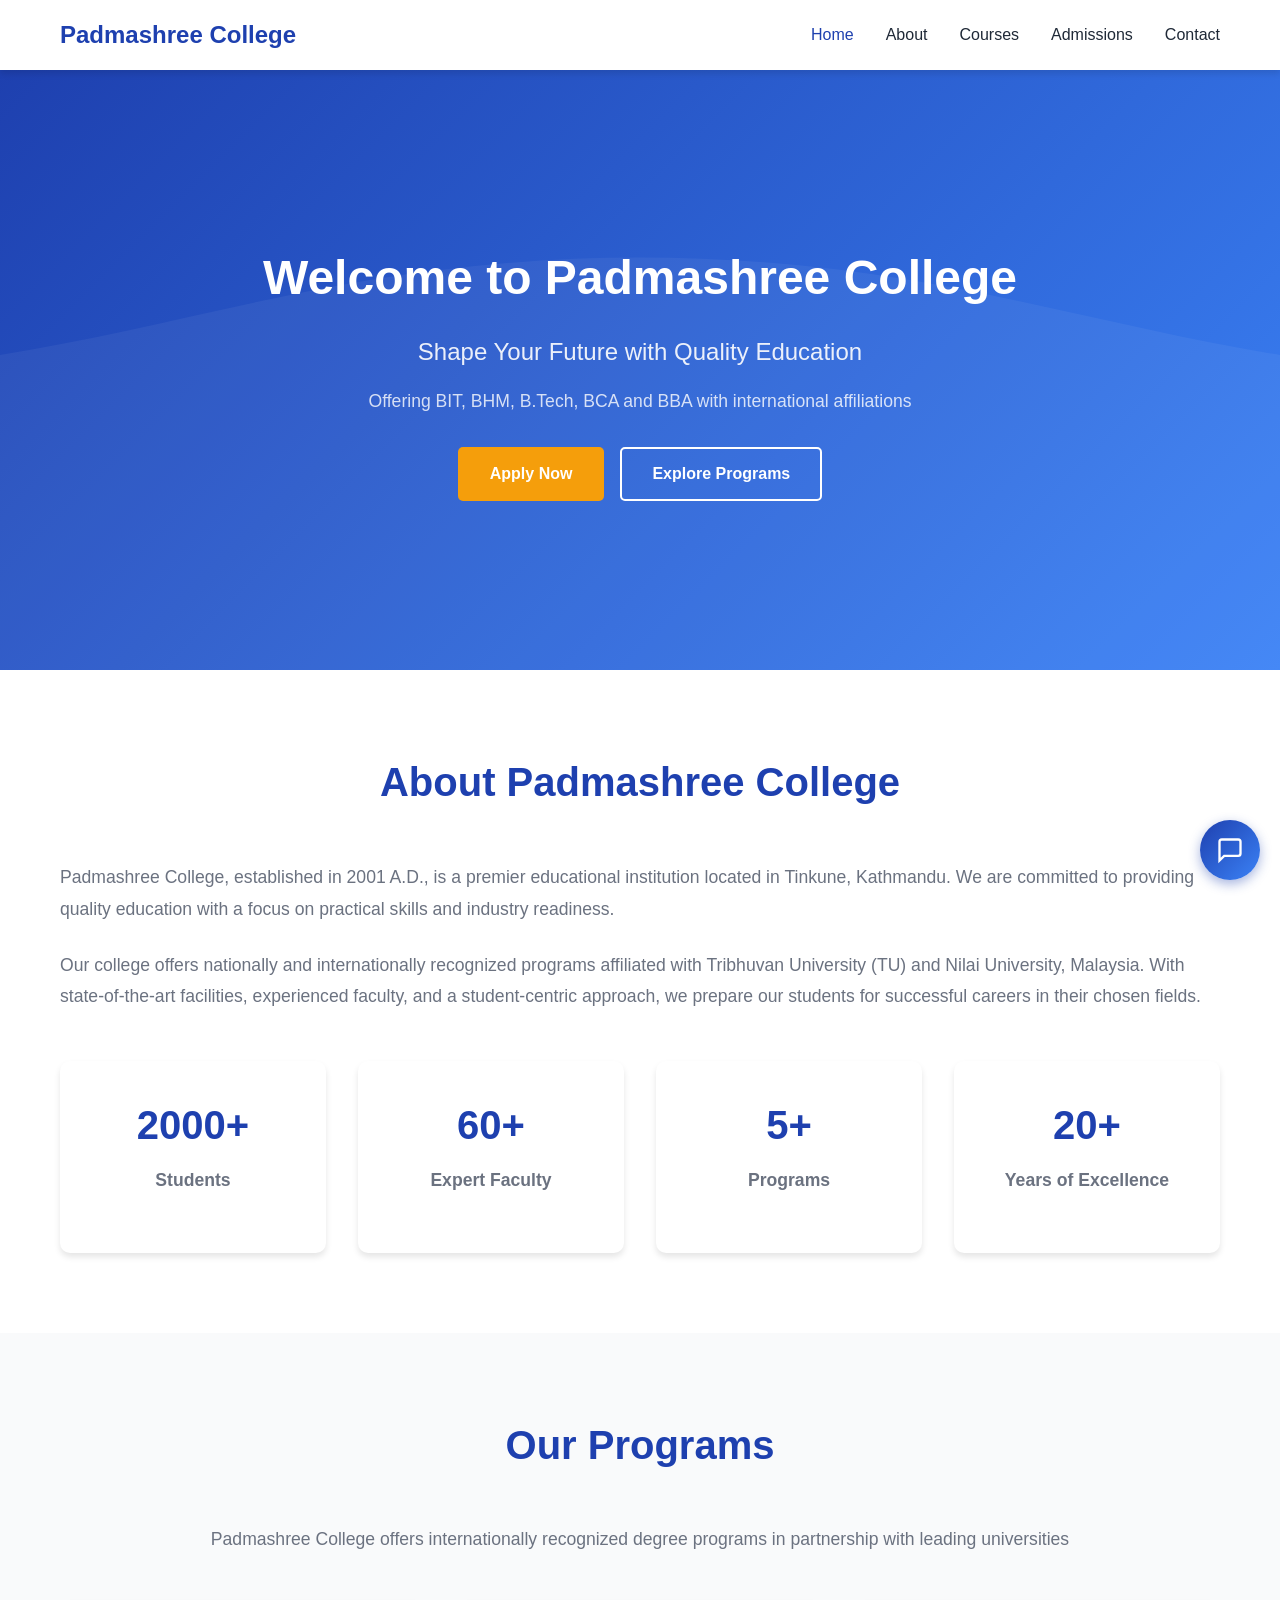
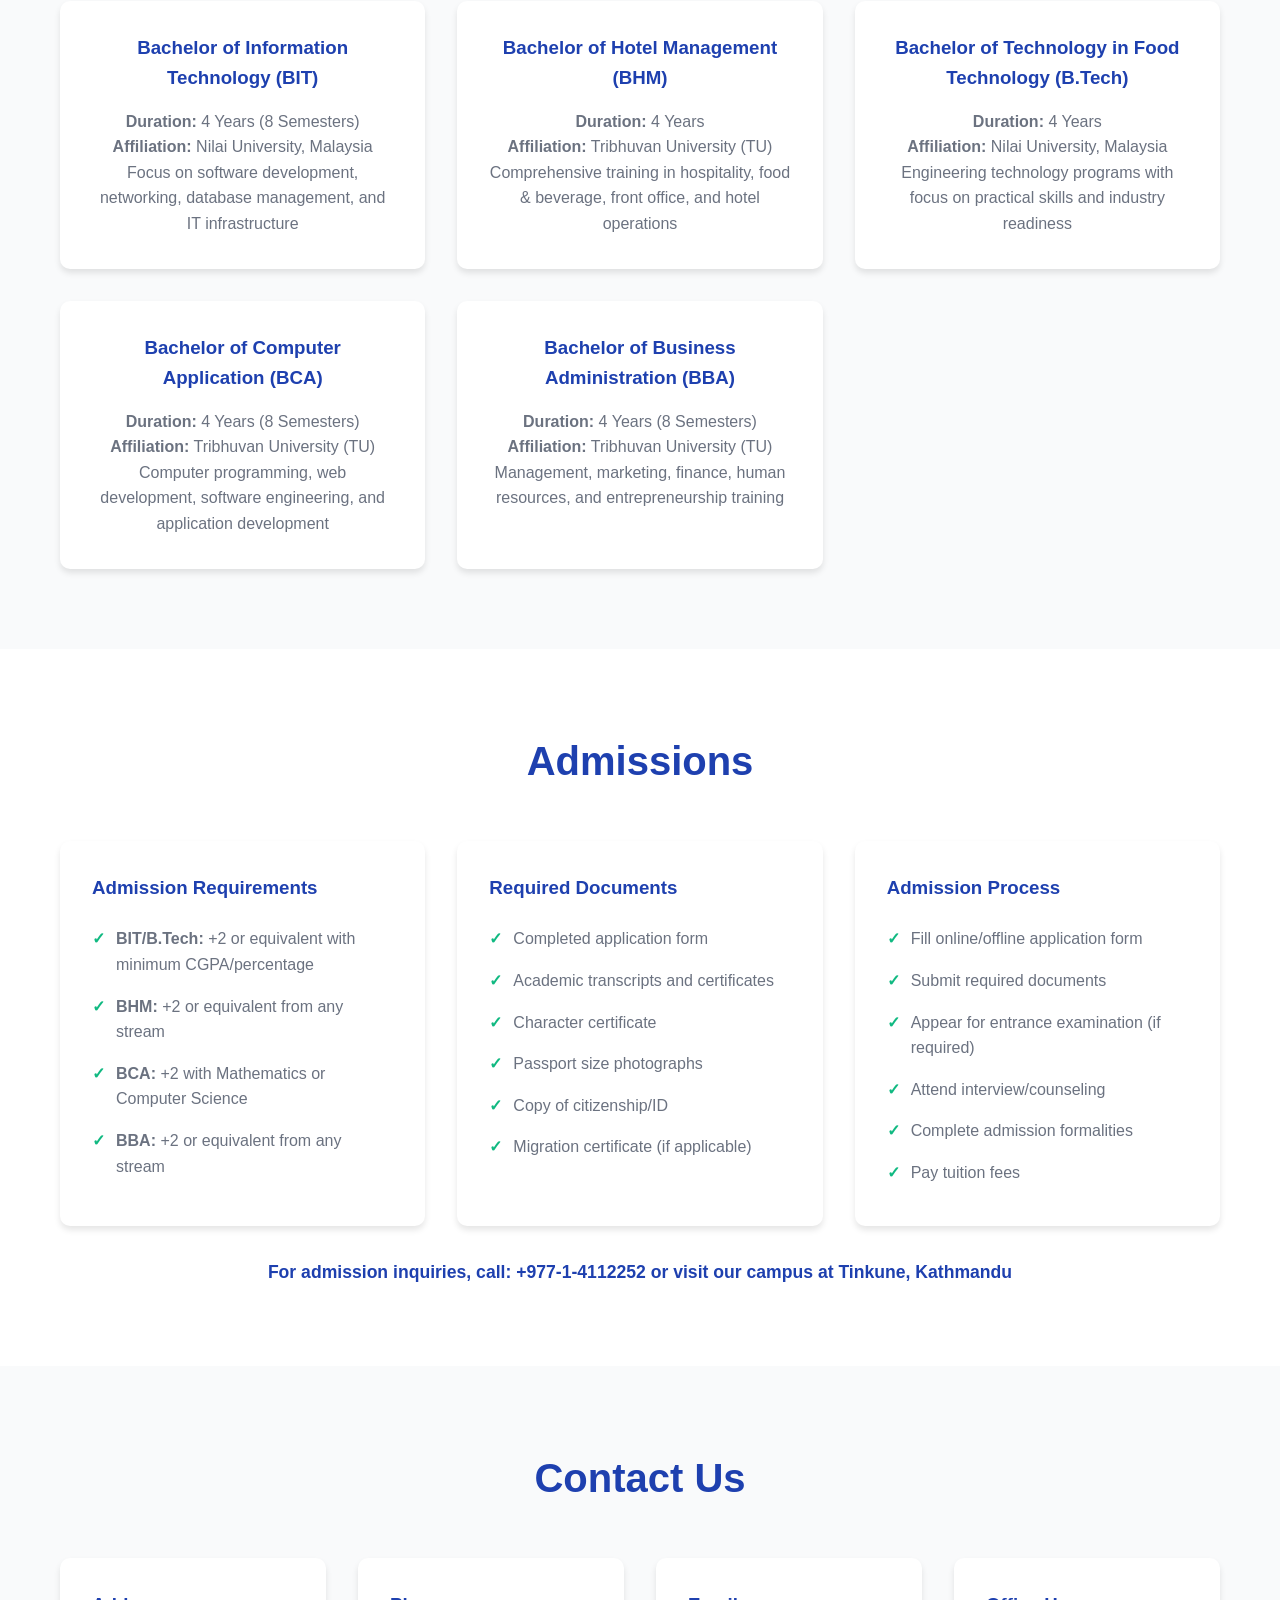
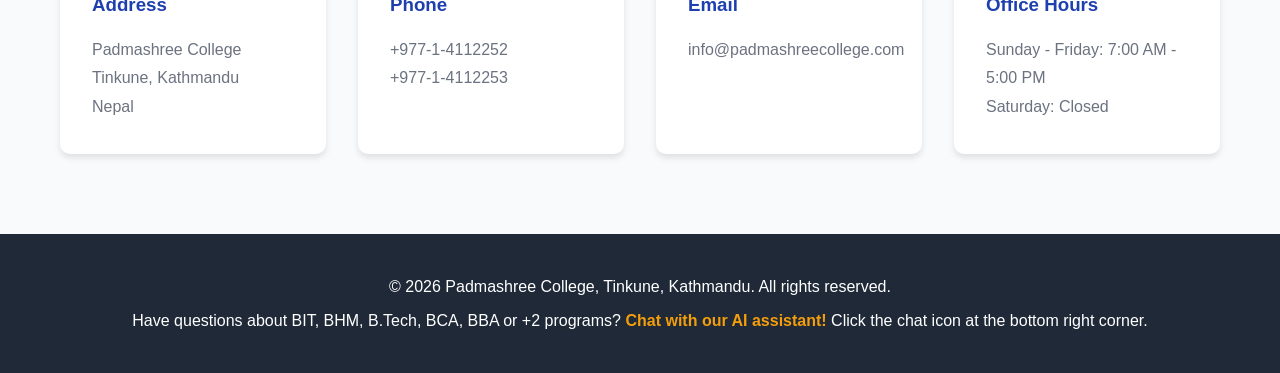
<file: website/index.html>
<!DOCTYPE html>
<html lang="en">
<head>
    <meta charset="UTF-8">
    <meta name="viewport" content="width=device-width, initial-scale=1.0">
    <title>Padmashree College - Welcome</title>
    <link rel="stylesheet" href="css/style.css">
</head>
<body>
    <!-- Navigation Bar -->
    <nav class="navbar">
        <div class="container">
            <div class="nav-brand">
                <h2>Padmashree College</h2>
            </div>
            <ul class="nav-menu">
                <li><a href="#home" class="active">Home</a></li>
                <li><a href="#about">About</a></li>
                <li><a href="#courses">Courses</a></li>
                <li><a href="#admissions">Admissions</a></li>
                <li><a href="#contact">Contact</a></li>
            </ul>
            <div class="nav-toggle" id="navToggle">
                <span></span>
                <span></span>
                <span></span>
            </div>
        </div>
    </nav>

    <!-- Hero Section -->
    <section id="home" class="hero">
        <div class="hero-overlay"></div>
        <div class="hero-content">
            <h1 class="hero-title">Welcome to Padmashree College</h1>
            <p class="hero-subtitle">Shape Your Future with Quality Education</p>
            <p class="hero-description">Offering BIT, BHM, B.Tech, BCA and BBA  with international affiliations</p>
            <div class="hero-buttons">
                <a href="#admissions" class="btn btn-primary">Apply Now</a>
                <a href="#courses" class="btn btn-secondary">Explore Programs</a>
            </div>
        </div>
    </section>

    <!-- About Section -->
    <section id="about" class="section">
        <div class="container">
            <h2 class="section-title">About Padmashree College</h2>
            <div class="about-grid">
                <div class="about-text">
                    <p>Padmashree College, established in 2001 A.D., is a premier educational institution located in Tinkune, Kathmandu. We are committed to providing quality education with a focus on practical skills and industry readiness.</p>
                    <p>Our college offers nationally and internationally recognized programs affiliated with Tribhuvan University (TU) and Nilai University, Malaysia. With state-of-the-art facilities, experienced faculty, and a student-centric approach, we prepare our students for successful careers in their chosen fields.</p>
                    <div class="stats">
                        <div class="stat-item">
                            <h3>2000+</h3>
                            <p>Students</p>
                        </div>
                        <div class="stat-item">
                            <h3>60+</h3>
                            <p>Expert Faculty</p>
                        </div>
                        <div class="stat-item">
                            <h3>5+</h3>
                            <p>Programs</p>
                        </div>
                        <div class="stat-item">
                            <h3>20+</h3>
                            <p>Years of Excellence</p>
                        </div>
                    </div>
                </div>
            </div>
        </div>
    </section>

    <!-- Courses Section -->
    <section id="courses" class="section section-alt">
        <div class="container">
            <h2 class="section-title">Our Programs</h2>
            <p style="text-align: center; color: #6b7280; margin-bottom: 3rem; font-size: 1.1rem;">
                Padmashree College offers internationally recognized degree programs in partnership with leading universities
            </p>
            <div class="courses-grid">
                <div class="course-card">
                    <h3>Bachelor of Information Technology (BIT)</h3>
                    <p><strong>Duration:</strong> 4 Years (8 Semesters)<br>
                    <strong>Affiliation:</strong> Nilai University, Malaysia<br>
                    Focus on software development, networking, database management, and IT infrastructure</p>
                </div>
                <div class="course-card">
                    <h3>Bachelor of Hotel Management (BHM)</h3>
                    <p><strong>Duration:</strong> 4 Years<br>
                    <strong>Affiliation:</strong> Tribhuvan University (TU)<br>
                    Comprehensive training in hospitality, food & beverage, front office, and hotel operations</p>
                </div>
                <div class="course-card">
                    <h3>Bachelor of Technology in Food Technology (B.Tech)</h3>
                    <p><strong>Duration:</strong> 4 Years<br>
                    <strong>Affiliation:</strong> Nilai University, Malaysia<br>
                    Engineering technology programs with focus on practical skills and industry readiness</p>
                </div>
                <div class="course-card">
                    <h3>Bachelor of Computer Application (BCA)</h3>
                    <p><strong>Duration:</strong> 4 Years (8 Semesters)<br>
                    <strong>Affiliation:</strong> Tribhuvan University (TU)<br>
                    Computer programming, web development, software engineering, and application development</p>
                </div>
                <div class="course-card">
                    <h3>Bachelor of Business Administration (BBA)</h3>
                    <p><strong>Duration:</strong> 4 Years (8 Semesters)<br>
                    <strong>Affiliation:</strong> Tribhuvan University (TU)<br>
                    Management, marketing, finance, human resources, and entrepreneurship training</p>
                </div>
            </div>
        </div>
    </section>

    <!-- Admissions Section -->
    <section id="admissions" class="section">
        <div class="container">
            <h2 class="section-title">Admissions</h2>
            <div class="admissions-content">
                <div class="admission-info">
                    <h3>Admission Requirements</h3>
                    <ul>
                        <li><strong>BIT/B.Tech:</strong> +2 or equivalent with minimum CGPA/percentage</li>
                        <li><strong>BHM:</strong> +2 or equivalent from any stream</li>
                        <li><strong>BCA:</strong> +2 with Mathematics or Computer Science</li>
                        <li><strong>BBA:</strong> +2 or equivalent from any stream</li>
                    </ul>
                </div>
                <div class="admission-info">
                    <h3>Required Documents</h3>
                    <ul>
                        <li>Completed application form</li>
                        <li>Academic transcripts and certificates</li>
                        <li>Character certificate</li>
                        <li>Passport size photographs</li>
                        <li>Copy of citizenship/ID</li>
                        <li>Migration certificate (if applicable)</li>
                    </ul>
                </div>
                <div class="admission-info">
                    <h3>Admission Process</h3>
                    <ul>
                        <li>Fill online/offline application form</li>
                        <li>Submit required documents</li>
                        <li>Appear for entrance examination (if required)</li>
                        <li>Attend interview/counseling</li>
                        <li>Complete admission formalities</li>
                        <li>Pay tuition fees</li>
                    </ul>
                </div>
            </div>
            <div style="text-align: center; margin-top: 2rem;">
                <p style="font-size: 1.1rem; color: #1e40af; font-weight: 600;">
                    For admission inquiries, call: +977-1-4112252 or visit our campus at Tinkune, Kathmandu
                </p>
            </div>
        </div>
    </section>

    <!-- Contact Section -->
    <section id="contact" class="section section-alt">
        <div class="container">
            <h2 class="section-title">Contact Us</h2>
            <div class="contact-grid">
                <div class="contact-info">
                    <div class="contact-item">
                        <h3>Address</h3>
                        <p>Padmashree College<br>Tinkune, Kathmandu<br>Nepal</p>
                    </div>
                    <div class="contact-item">
                        <h3>Phone</h3>
                        <p>+977-1-4112252<br>+977-1-4112253</p>
                    </div>
                    <div class="contact-item">
                        <h3>Email</h3>
                        <p>info@padmashreecollege.com</p>
                    </div>
                    <div class="contact-item">
                        <h3>Office Hours</h3>
                        <p>Sunday - Friday: 7:00 AM - 5:00 PM<br>Saturday: Closed</p>
                    </div>
                </div>
            </div>
        </div>
    </section>

    <!-- Footer -->
    <footer class="footer">
        <div class="container">
            <p>&copy; 2026 Padmashree College, Tinkune, Kathmandu. All rights reserved.</p>
            <p>Have questions about BIT, BHM, B.Tech, BCA, BBA or +2 programs? <strong>Chat with our AI assistant!</strong> Click the chat icon at the bottom right corner.</p>
        </div>
    </footer>

    <!-- Chatbot Widget -->
    <div id="chatbot-container">
        <!-- Floating Chat Button -->
        <button id="chat-button" class="chat-button" aria-label="Open chat">
            <svg class="chat-icon" viewBox="0 0 24 24" fill="none" stroke="currentColor" stroke-width="2">
                <path d="M21 15a2 2 0 0 1-2 2H7l-4 4V5a2 2 0 0 1 2-2h14a2 2 0 0 1 2 2z"></path>
            </svg>
            <svg class="close-icon" viewBox="0 0 24 24" fill="none" stroke="currentColor" stroke-width="2">
                <line x1="18" y1="6" x2="6" y2="18"></line>
                <line x1="6" y1="6" x2="18" y2="18"></line>
            </svg>
        </button>

        <!-- Chat Window -->
        <div id="chat-window" class="chat-window">
            <div class="chat-header">
                <div class="chat-header-content">
                    <h3> Padmashree Assistant</h3>
                    <p class="chat-status">Online</p>
                </div>
                <button id="close-chat" class="close-chat-btn">×</button>
            </div>
            <div id="chat-messages" class="chat-messages">
                <div class="message bot-message">
                    <div class="message-content">
                        <p>Hello!  Welcome to Padmashree College, Tinkune, Kathmandu. I'm your virtual assistant. How can I help you today?</p>
                        <p style="font-size: 0.9em; margin-top: 0.5rem; opacity: 0.8;">Ask me about our programs: BIT, BHM, B.Tech, BCA, or BBA!</p>
                    </div>
                </div>
            </div>
            <div class="chat-input-container">
                <input 
                    type="text" 
                    id="chat-input" 
                    class="chat-input" 
                    placeholder="Type your message..."
                    autocomplete="off"
                >
                <button id="send-button" class="send-button">
                    <svg viewBox="0 0 24 24" fill="currentColor">
                        <path d="M2.01 21L23 12 2.01 3 2 10l15 2-15 2z"></path>
                    </svg>
                </button>
            </div>
        </div>
    </div>

    <script src="js/chatbot.js"></script>
</body>
</html>
</file>
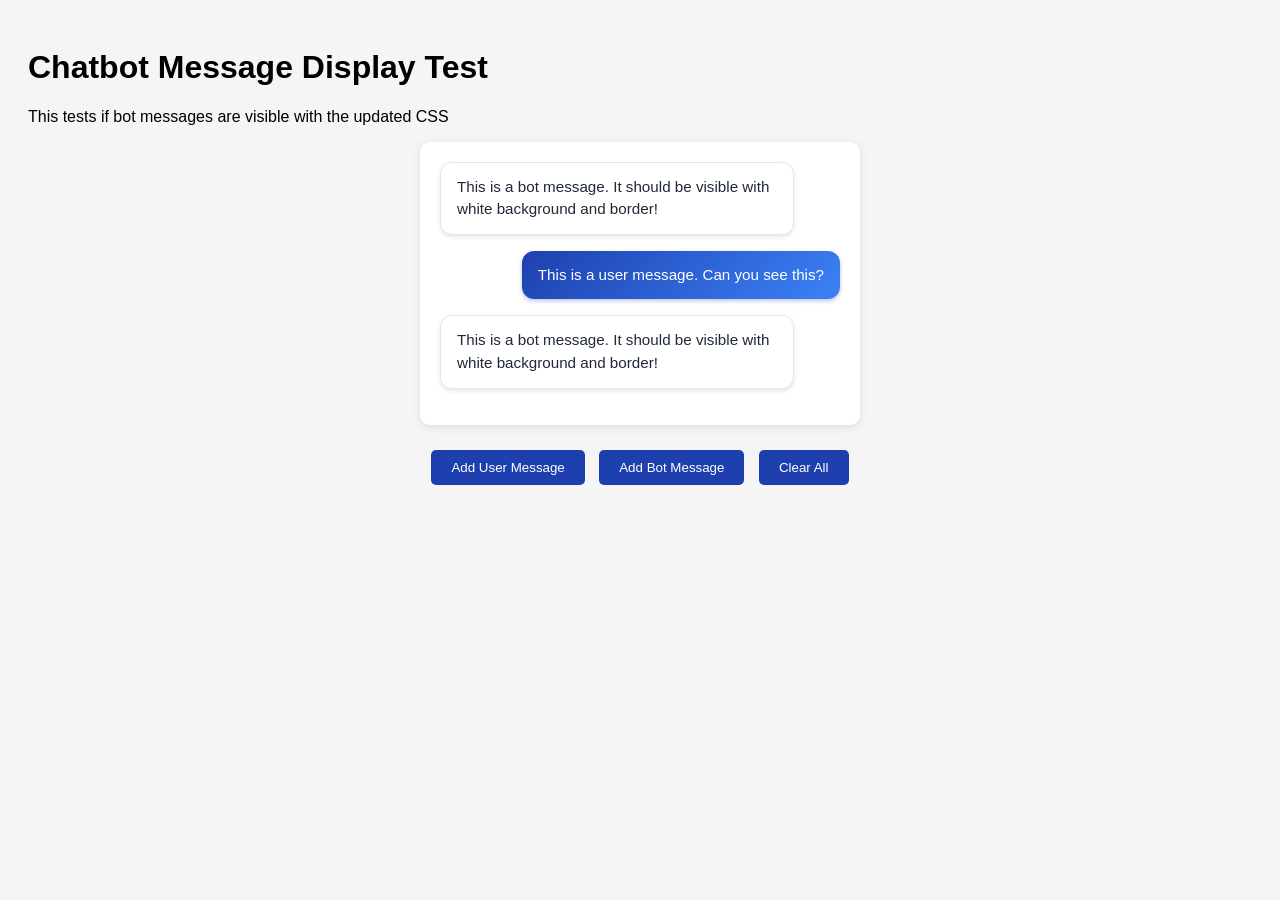
<file: website/test_chat.html>
<!DOCTYPE html>
<html lang="en">
<head>
    <meta charset="UTF-8">
    <meta name="viewport" content="width=device-width, initial-scale=1.0">
    <title>Chat Test</title>
    <style>
        body {
            font-family: Arial, sans-serif;
            padding: 20px;
            background: #f5f5f5;
        }
        .test-chat {
            max-width: 400px;
            margin: 0 auto;
            background: white;
            border-radius: 10px;
            padding: 20px;
            box-shadow: 0 2px 10px rgba(0,0,0,0.1);
        }
        .message {
            margin-bottom: 1rem;
            display: flex;
            flex-direction: column;
        }
        .bot-message {
            align-items: flex-start;
        }
        .user-message {
            align-items: flex-end;
        }
        .message-content {
            max-width: 80%;
            padding: 0.8rem 1rem;
            border-radius: 12px;
            word-wrap: break-word;
            display: inline-block;
        }
        .bot-message .message-content {
            background: white;
            color: #1f2937;
            border: 1px solid #e5e7eb;
            box-shadow: 0 2px 4px rgba(0, 0, 0, 0.1);
        }
        .user-message .message-content {
            background: linear-gradient(135deg, #1e40af, #3b82f6);
            color: white;
            box-shadow: 0 2px 4px rgba(30, 64, 175, 0.3);
        }
        .message-content p {
            margin: 0;
            line-height: 1.5;
            font-size: 0.95rem;
        }
        button {
            margin: 5px;
            padding: 10px 20px;
            border: none;
            background: #1e40af;
            color: white;
            border-radius: 5px;
            cursor: pointer;
        }
        button:hover {
            background: #1e3a8a;
        }
    </style>
</head>
<body>
    <h1>Chatbot Message Display Test</h1>
    <p>This tests if bot messages are visible with the updated CSS</p>
    
    <div class="test-chat" id="testMessages">
        <!-- Messages will appear here -->
    </div>

    <div style="text-align: center; margin-top: 20px;">
        <button onclick="addTestUserMessage()">Add User Message</button>
        <button onclick="addTestBotMessage()">Add Bot Message</button>
        <button onclick="clearMessages()">Clear All</button>
    </div>

    <script>
        const testMessages = document.getElementById('testMessages');

        function addTestUserMessage() {
            const msg = document.createElement('div');
            msg.className = 'message user-message';
            msg.innerHTML = `
                <div class="message-content">
                    <p>This is a user message. Can you see this?</p>
                </div>
            `;
            testMessages.appendChild(msg);
        }

        function addTestBotMessage() {
            const msg = document.createElement('div');
            msg.className = 'message bot-message';
            msg.innerHTML = `
                <div class="message-content">
                    <p>This is a bot message. It should be visible with white background and border!</p>
                </div>
            `;
            testMessages.appendChild(msg);
        }

        function clearMessages() {
            testMessages.innerHTML = '';
        }

        // Add some initial messages
        window.addEventListener('DOMContentLoaded', () => {
            addTestBotMessage();
            addTestUserMessage();
            addTestBotMessage();
        });
    </script>
</body>
</html>
</file>
<file: website/css/style.css>
/* Global Styles */
* {
    margin: 0;
    padding: 0;
    box-sizing: border-box;
}

:root {
    --primary-color: #1e40af;
    --secondary-color: #3b82f6;
    --accent-color: #f59e0b;
    --text-dark: #1f2937;
    --text-light: #6b7280;
    --bg-light: #f9fafb;
    --bg-white: #ffffff;
    --success-color: #10b981;
    --border-color: #e5e7eb;
    --shadow: 0 4px 6px rgba(0, 0, 0, 0.1);
    --shadow-lg: 0 10px 15px rgba(0, 0, 0, 0.1);
}

body {
    font-family: 'Segoe UI', Tahoma, Geneva, Verdana, sans-serif;
    line-height: 1.6;
    color: var(--text-dark);
    overflow-x: hidden;
}

.container {
    max-width: 1200px;
    margin: 0 auto;
    padding: 0 20px;
}

/* Navigation */
.navbar {
    background: var(--bg-white);
    box-shadow: var(--shadow);
    position: sticky;
    top: 0;
    z-index: 1000;
}

.navbar .container {
    display: flex;
    justify-content: space-between;
    align-items: center;
    padding: 1rem 20px;
}

.nav-brand h2 {
    color: var(--primary-color);
    font-size: 1.5rem;
}

.nav-menu {
    display: flex;
    list-style: none;
    gap: 2rem;
}

.nav-menu a {
    text-decoration: none;
    color: var(--text-dark);
    font-weight: 500;
    transition: color 0.3s;
}

.nav-menu a:hover,
.nav-menu a.active {
    color: var(--primary-color);
}

.nav-toggle {
    display: none;
    flex-direction: column;
    gap: 4px;
    cursor: pointer;
}

.nav-toggle span {
    width: 25px;
    height: 3px;
    background: var(--primary-color);
    transition: 0.3s;
}

/* Hero Section */
.hero {
    height: 600px;
    background: linear-gradient(135deg, var(--primary-color) 0%, var(--secondary-color) 100%);
    position: relative;
    display: flex;
    align-items: center;
    justify-content: center;
    text-align: center;
    color: white;
    overflow: hidden;
}

.hero::before {
    content: '';
    position: absolute;
    top: 0;
    left: 0;
    right: 0;
    bottom: 0;
    background: url('data:image/svg+xml,<svg xmlns="http://www.w3.org/2000/svg" viewBox="0 0 1440 320"><path fill="%23ffffff" fill-opacity="0.1" d="M0,96L48,112C96,128,192,160,288,160C384,160,480,128,576,112C672,96,768,96,864,112C960,128,1056,160,1152,160C1248,160,1344,128,1392,112L1440,96L1440,320L1392,320C1344,320,1248,320,1152,320C1056,320,960,320,864,320C768,320,672,320,576,320C480,320,384,320,288,320C192,320,96,320,48,320L0,320Z"></path></svg>');
    background-size: cover;
    background-position: bottom;
    opacity: 0.5;
}

.hero-content {
    position: relative;
    z-index: 1;
    max-width: 800px;
    padding: 0 20px;
}

.hero-title {
    font-size: 3rem;
    margin-bottom: 1rem;
    animation: fadeInUp 0.8s ease;
}

.hero-subtitle {
    font-size: 1.5rem;
    margin-bottom: 1rem;
    opacity: 0.9;
    animation: fadeInUp 1s ease;
}

.hero-description {
    font-size: 1.1rem;
    margin-bottom: 2rem;
    opacity: 0.8;
    animation: fadeInUp 1.2s ease;
}

.hero-buttons {
    display: flex;
    gap: 1rem;
    justify-content: center;
    animation: fadeInUp 1.4s ease;
}

.btn {
    padding: 12px 30px;
    border-radius: 5px;
    text-decoration: none;
    font-weight: 600;
    transition: all 0.3s;
    border: 2px solid transparent;
}

.btn-primary {
    background: var(--accent-color);
    color: white;
}

.btn-primary:hover {
    background: #d97706;
    transform: translateY(-2px);
}

.btn-secondary {
    background: transparent;
    color: white;
    border-color: white;
}

.btn-secondary:hover {
    background: white;
    color: var(--primary-color);
}

@keyframes fadeInUp {
    from {
        opacity: 0;
        transform: translateY(30px);
    }
    to {
        opacity: 1;
        transform: translateY(0);
    }
}

/* Sections */
.section {
    padding: 80px 0;
}

.section-alt {
    background: var(--bg-light);
}

.section-title {
    text-align: center;
    font-size: 2.5rem;
    color: var(--primary-color);
    margin-bottom: 3rem;
}

/* About Section */
.about-text p {
    font-size: 1.1rem;
    line-height: 1.8;
    margin-bottom: 1.5rem;
    color: var(--text-light);
}

.stats {
    display: grid;
    grid-template-columns: repeat(auto-fit, minmax(150px, 1fr));
    gap: 2rem;
    margin-top: 3rem;
}

.stat-item {
    text-align: center;
    padding: 2rem;
    background: white;
    border-radius: 10px;
    box-shadow: var(--shadow);
    transition: transform 0.3s;
}

.stat-item:hover {
    transform: translateY(-5px);
}

.stat-item h3 {
    font-size: 2.5rem;
    color: var(--primary-color);
    margin-bottom: 0.5rem;
}

.stat-item p {
    color: var(--text-light);
    font-weight: 600;
}

/* Courses Section */
.courses-grid {
    display: grid;
    grid-template-columns: repeat(auto-fit, minmax(300px, 1fr));
    gap: 2rem;
}

.course-card {
    background: white;
    padding: 2rem;
    border-radius: 10px;
    box-shadow: var(--shadow);
    transition: all 0.3s;
    text-align: center;
}

.course-card:hover {
    transform: translateY(-5px);
    box-shadow: var(--shadow-lg);
}

.course-icon {
    font-size: 3rem;
    margin-bottom: 1rem;
}

.course-card h3 {
    color: var(--primary-color);
    margin-bottom: 1rem;
}

.course-card p {
    color: var(--text-light);
}

/* Admissions Section */
.admissions-content {
    display: grid;
    grid-template-columns: repeat(auto-fit, minmax(300px, 1fr));
    gap: 2rem;
}

.admission-info {
    background: white;
    padding: 2rem;
    border-radius: 10px;
    box-shadow: var(--shadow);
}

.admission-info h3 {
    color: var(--primary-color);
    margin-bottom: 1rem;
}

.admission-info ul {
    list-style: none;
}

.admission-info ul li {
    padding: 0.5rem 0;
    padding-left: 1.5rem;
    position: relative;
    color: var(--text-light);
}

.admission-info ul li::before {
    content: '✓';
    position: absolute;
    left: 0;
    color: var(--success-color);
    font-weight: bold;
}

/* Contact Section */
.contact-grid {
    display: grid;
    gap: 2rem;
}

.contact-info {
    display: grid;
    grid-template-columns: repeat(auto-fit, minmax(250px, 1fr));
    gap: 2rem;
}

.contact-item {
    background: white;
    padding: 2rem;
    border-radius: 10px;
    box-shadow: var(--shadow);
}

.contact-item h3 {
    color: var(--primary-color);
    margin-bottom: 1rem;
}

.contact-item p {
    color: var(--text-light);
    line-height: 1.8;
}

/* Footer */
.footer {
    background: var(--text-dark);
    color: white;
    text-align: center;
    padding: 2rem 0;
}

.footer p {
    margin: 0.5rem 0;
}

.footer strong {
    color: var(--accent-color);
}

/* Chatbot Styles */
#chatbot-container {
    position: fixed;
    bottom: 20px;
    right: 20px;
    z-index: 9999;
    /* CRITICAL: Ensure chatbot never disappears */
    display: block !important;
    visibility: visible !important;
    opacity: 1 !important;
}

.chat-button {
    width: 60px;
    height: 60px;
    border-radius: 50%;
    background: linear-gradient(135deg, var(--primary-color), var(--secondary-color));
    border: none;
    cursor: pointer;
    display: flex !important; /* Force display */
    align-items: center;
    justify-content: center;
    box-shadow: 0 4px 12px rgba(30, 64, 175, 0.4);
    transition: all 0.3s ease;
    position: relative;
    visibility: visible !important;
}

.chat-button:hover {
    transform: scale(1.1);
    box-shadow: 0 6px 20px rgba(30, 64, 175, 0.6);
}

.chat-button .chat-icon,
.chat-button .close-icon {
    width: 28px;
    height: 28px;
    color: white;
    transition: all 0.3s ease;
}

.chat-button .close-icon {
    position: absolute;
    opacity: 0;
    transform: rotate(-90deg);
}

.chat-button.active .chat-icon {
    opacity: 0;
    transform: rotate(90deg);
}

.chat-button.active .close-icon {
    opacity: 1;
    transform: rotate(0deg);
}

.chat-window {
    position: absolute;
    bottom: 80px;
    right: 0;
    width: 380px;
    height: 550px;
    background: white !important;
    border-radius: 15px;
    box-shadow: 0 10px 40px rgba(0, 0, 0, 0.2);
    display: flex !important;
    flex-direction: column !important;
    opacity: 0;
    transform: scale(0.8) translateY(20px);
    pointer-events: none;
    transition: all 0.3s ease;
    /* Force visibility rules */
    visibility: hidden;
}

.chat-window.active {
    opacity: 1 !important;
    transform: scale(1) translateY(0) !important;
    pointer-events: all !important;
    visibility: visible !important;
    /* Lock the active state */
    display: flex !important;
}

.chat-header {
    background: linear-gradient(135deg, var(--primary-color), var(--secondary-color));
    color: white;
    padding: 1.2rem;
    border-radius: 15px 15px 0 0;
    display: flex;
    justify-content: space-between;
    align-items: center;
}

.chat-header-content h3 {
    margin: 0;
    font-size: 1.1rem;
}

.chat-status {
    font-size: 0.85rem;
    opacity: 0.9;
    margin: 0;
}

.close-chat-btn {
    background: none;
    border: none;
    color: white;
    font-size: 1.8rem;
    cursor: pointer;
    line-height: 1;
    padding: 0;
    width: 30px;
    height: 30px;
    display: flex;
    align-items: center;
    justify-content: center;
    transition: transform 0.2s;
}

.close-chat-btn:hover {
    transform: scale(1.2);
}

.chat-messages {
    flex: 1;
    padding: 1.5rem;
    overflow-y: auto;
    background: var(--bg-light);
}

.chat-messages::-webkit-scrollbar {
    width: 6px;
}

.chat-messages::-webkit-scrollbar-thumb {
    background: var(--border-color);
    border-radius: 3px;
}

.message {
    margin-bottom: 1rem;
    animation: slideIn 0.3s ease;
    display: flex;
    flex-direction: column;
}

@keyframes slideIn {
    from {
        opacity: 0;
        transform: translateY(10px);
    }
    to {
        opacity: 1;
        transform: translateY(0);
    }
}

.message-content {
    max-width: 80%;
    padding: 0.8rem 1rem;
    border-radius: 12px;
    word-wrap: break-word;
    display: inline-block;
}

.bot-message {
    align-items: flex-start;
}

.bot-message .message-content {
    background: white;
    color: var(--text-dark);
    border: 1px solid var(--border-color);
    box-shadow: 0 2px 4px rgba(0, 0, 0, 0.1);
}

.user-message {
    align-items: flex-end;
}

.user-message .message-content {
    background: linear-gradient(135deg, var(--primary-color), var(--secondary-color));
    color: white;
    box-shadow: 0 2px 4px rgba(30, 64, 175, 0.3);
}

.message-content p {
    margin: 0;
    line-height: 1.5;
    font-size: 0.95rem;
}

.typing-indicator {
    display: flex;
    gap: 4px;
    padding: 1rem;
}

.typing-indicator span {
    width: 8px;
    height: 8px;
    background: var(--text-light);
    border-radius: 50%;
    animation: typing 1.4s infinite;
}

.typing-indicator span:nth-child(2) {
    animation-delay: 0.2s;
}

.typing-indicator span:nth-child(3) {
    animation-delay: 0.4s;
}

@keyframes typing {
    0%, 60%, 100% {
        transform: translateY(0);
    }
    30% {
        transform: translateY(-10px);
    }
}

.chat-input-container {
    padding: 1rem;
    background: white;
    border-top: 1px solid var(--border-color);
    display: flex;
    gap: 0.5rem;
    border-radius: 0 0 15px 15px;
}

.chat-input {
    flex: 1;
    padding: 0.8rem;
    border: 1px solid var(--border-color);
    border-radius: 25px;
    outline: none;
    font-size: 0.95rem;
    transition: border-color 0.3s;
}

.chat-input:focus {
    border-color: var(--primary-color);
}

.send-button {
    width: 40px;
    height: 40px;
    border-radius: 50%;
    background: var(--primary-color);
    border: none;
    cursor: pointer;
    display: flex;
    align-items: center;
    justify-content: center;
    transition: all 0.3s;
}

.send-button:hover {
    background: var(--secondary-color);
    transform: scale(1.1);
}

.send-button svg {
    width: 20px;
    height: 20px;
    color: white;
}

.send-button:disabled {
    background: var(--border-color);
    cursor: not-allowed;
    transform: scale(1);
}

/* Responsive Design */
@media (max-width: 768px) {
    .nav-menu {
        display: none;
    }

    .nav-toggle {
        display: flex;
    }

    .hero-title {
        font-size: 2rem;
    }

    .hero-subtitle {
        font-size: 1.2rem;
    }

    .hero-buttons {
        flex-direction: column;
    }

    .section-title {
        font-size: 2rem;
    }

    .chat-window {
        width: calc(100vw - 40px);
        right: 20px;
    }
}

@media (max-width: 480px) {
    .chat-window {
        bottom: 70px;
        height: calc(100vh - 150px);
    }
}
</file>
